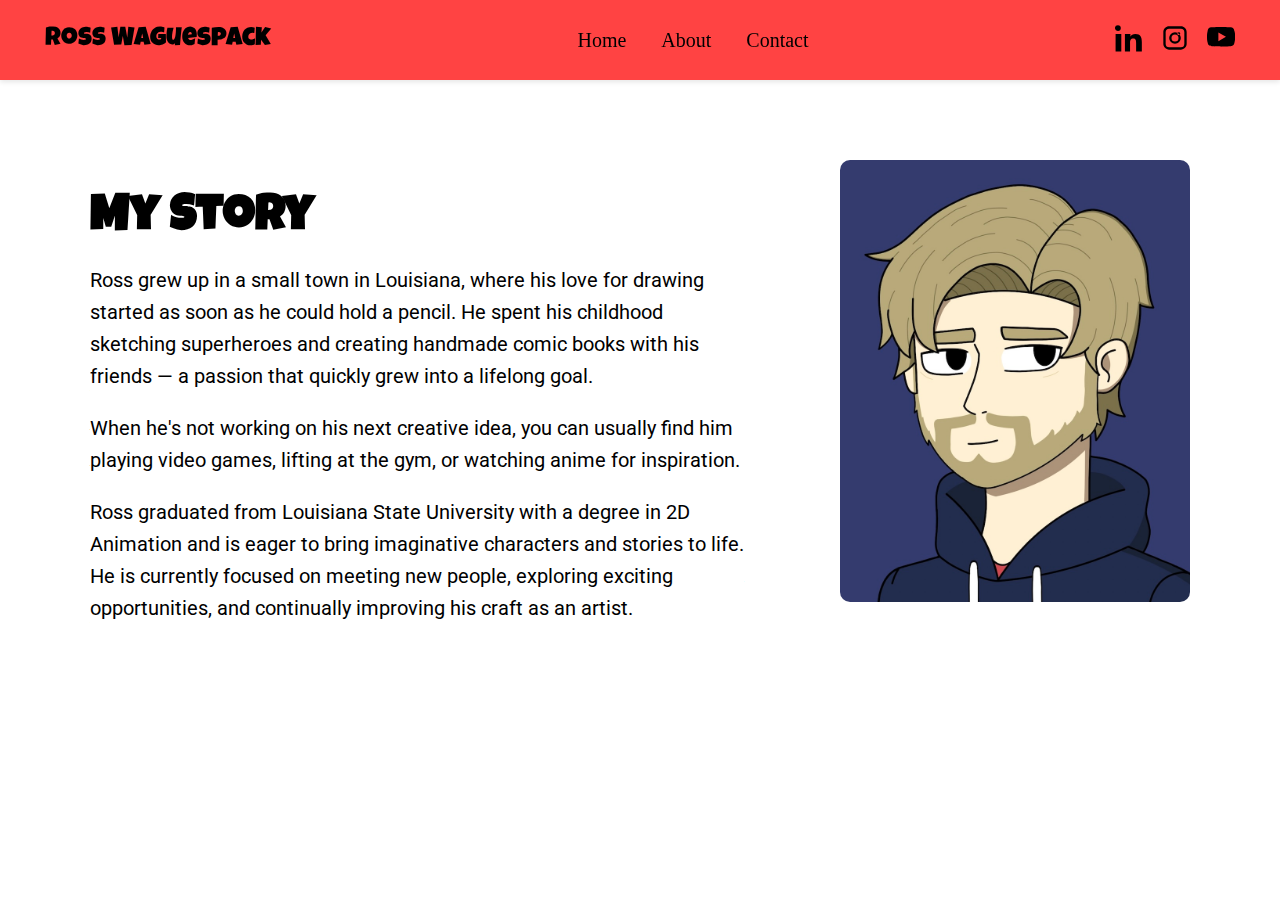
<file: about.html>
<!DOCTYPE html>
<html lang="en">
<head>
    <meta charset="UTF-8">
    <meta name="viewport" content="width=device-width, initial-scale=1.0">
    <link rel="icon" type="image/jpeg" href="favicon.jpg">
    <title>About | Ross Waguespack</title>

    <!-- Google Fonts -->
    <link rel="preconnect" href="https://fonts.googleapis.com">
    <link rel="preconnect" href="https://fonts.gstatic.com" crossorigin>
    <link href="https://fonts.googleapis.com/css2?family=Luckiest+Guy&family=Roboto:wght@300;400;500;700&display=swap" rel="stylesheet">

    <!-- CSS -->
    <link rel="stylesheet" href="style.css">
</head>

<body class="about-page">

    <nav class="navbar">
        <div class="nav-left">
            <a href="index.html" class="logo">Ross Waguespack</a>
        </div>

        <div class="nav-center">
            <a href="index.html">Home</a>
            <a href="about.html">About</a>
            <a href="contact.html">Contact</a>
        </div>

        <div class="nav-right">
            <a href="https://www.linkedin.com/in/ross-waguespack-9845682ab/" target="_blank">
                <img src="icons/LinkedIn.svg" alt="LinkedIn">
            </a>
            <a href="https://www.instagram.com/ross_waggy/" target="_blank">
                <img src="icons/Instagram.svg" alt="Instagram">
            </a>
            <a href="https://www.youtube.com/@RossAnimations" target="_blank">
                <img src="icons/Youtube.svg" alt="YouTube">
            </a>
        </div>
    </nav>

    <section class="about-section">
        <div class="about-text">
            <h1>My Story</h1>

            <p>
                Ross grew up in a small town in Louisiana, where his love for drawing started as soon as he could hold a pencil.
                He spent his childhood sketching superheroes and creating handmade comic books with his friends — a passion that quickly
                grew into a lifelong goal.
            </p>

            <p>
                When he's not working on his next creative idea, you can usually find him playing video games, lifting at the gym,
                or watching anime for inspiration.
            </p>

            <p>
                Ross graduated from Louisiana State University with a degree in 2D Animation and is eager to bring imaginative characters
                and stories to life. He is currently focused on meeting new people, exploring exciting opportunities, and continually
                improving his craft as an artist.
            </p>
        </div>

        <div class="about-image">
            <img src="img/About.jpg" alt="Ross About Photo">
        </div>
    </section>

</body>
</html>
</file>
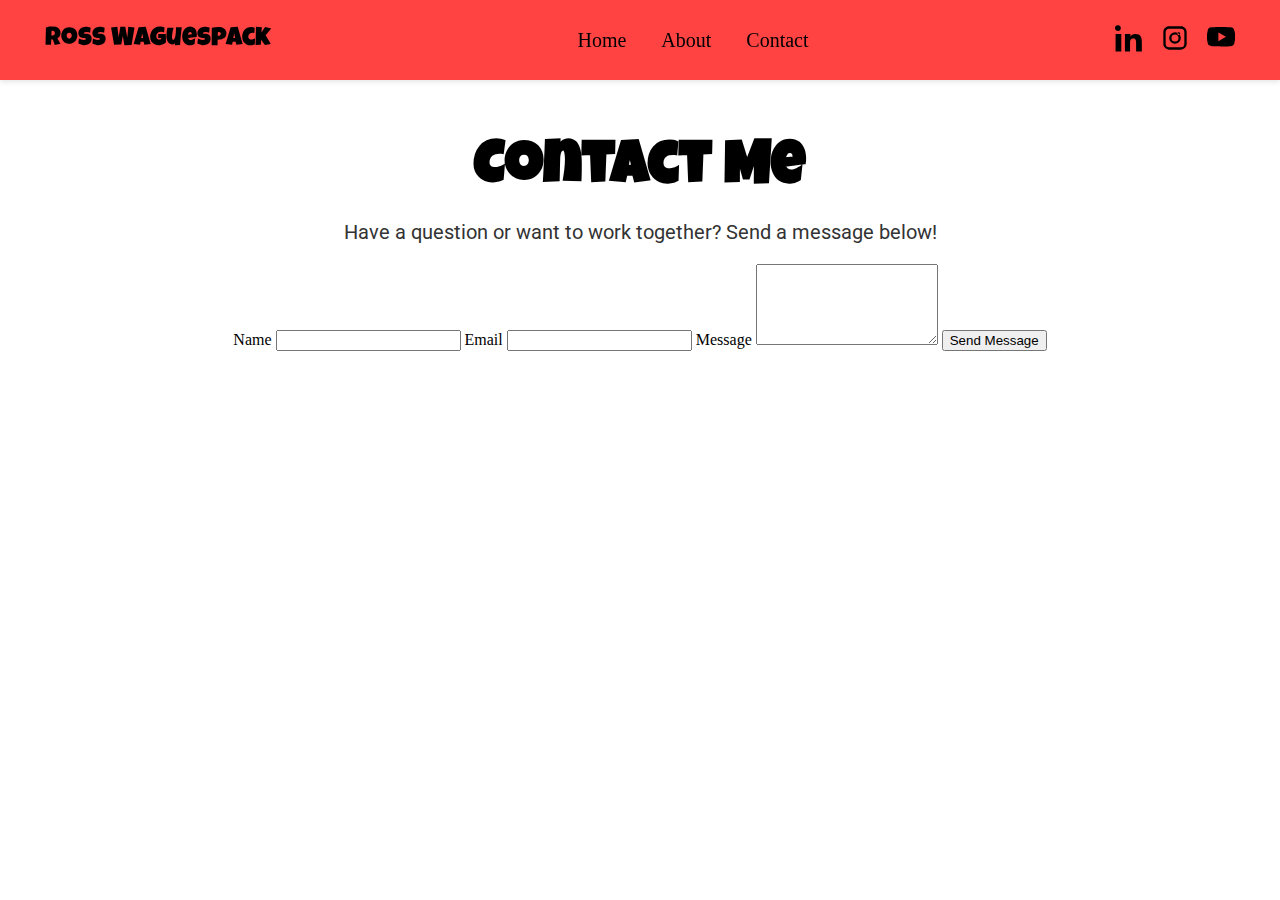
<file: contact.html>
<!DOCTYPE html>
<html lang="en">
<head>
    <meta charset="UTF-8">
    <meta name="viewport" content="width=device-width, initial-scale=1.0">
    <title>Contact</title>
    <link rel="stylesheet" href="style.css">

    <!-- Google Fonts -->
    <link rel="preconnect" href="https://fonts.googleapis.com">
    <link rel="preconnect" href="https://fonts.gstatic.com" crossorigin>
    <link href="https://fonts.googleapis.com/css2?family=Luckiest+Guy&family=Roboto:wght@300;400;500&display=swap" rel="stylesheet">
</head>
<body class="contact-page">

<nav class="navbar">
  <div class="nav-left">
    <a href="index.html" class="logo">Ross Waguespack</a>
  </div>

  <div class="nav-center">
    <a href="index.html">Home</a>
    <a href="about.html">About</a>
    <a href="contact.html" style="opacity:1;">Contact</a>
  </div>

  <div class="nav-right">
    <a href="https://www.linkedin.com/in/ross-waguespack-9845682ab/" target="_blank">
      <img src="icons/LinkedIn.svg" alt="LinkedIn">
    </a>
    <a href="https://www.instagram.com/ross_waggy/" target="_blank">
      <img src="icons/Instagram.svg" alt="Instagram">
    </a>
    <a href="https://www.youtube.com/@RossAnimations" target="_blank">
      <img src="icons/Youtube.svg" alt="YouTube">
    </a>
  </div>
</nav>

    <!-- Contact Section -->
    <section class="contact-section">
        <h1>Contact Me</h1>
        <p>Have a question or want to work together? Send a message below!</p>

        <form id="contactForm" action="https://formsubmit.co/rawag02is@gmail.com" method="POST" class="contact-form">

            <!-- Disable reCAPTCHA -->
            <input type="hidden" name="_captcha" value="false">

            <!-- Redirect back to contact page after submit -->
            <input type="hidden" name="_next" value="https://rawag02is.github.io/contact.html">

            <label for="name">Name</label>
            <input type="text" id="name" name="name" required>

            <label for="email">Email</label>
            <input type="email" id="email" name="email" required>

            <label for="message">Message</label>
            <textarea id="message" name="message" rows="5" required></textarea>

            <button type="submit">Send Message</button>

        </form>

    </section>

</body>
</html>
</file>
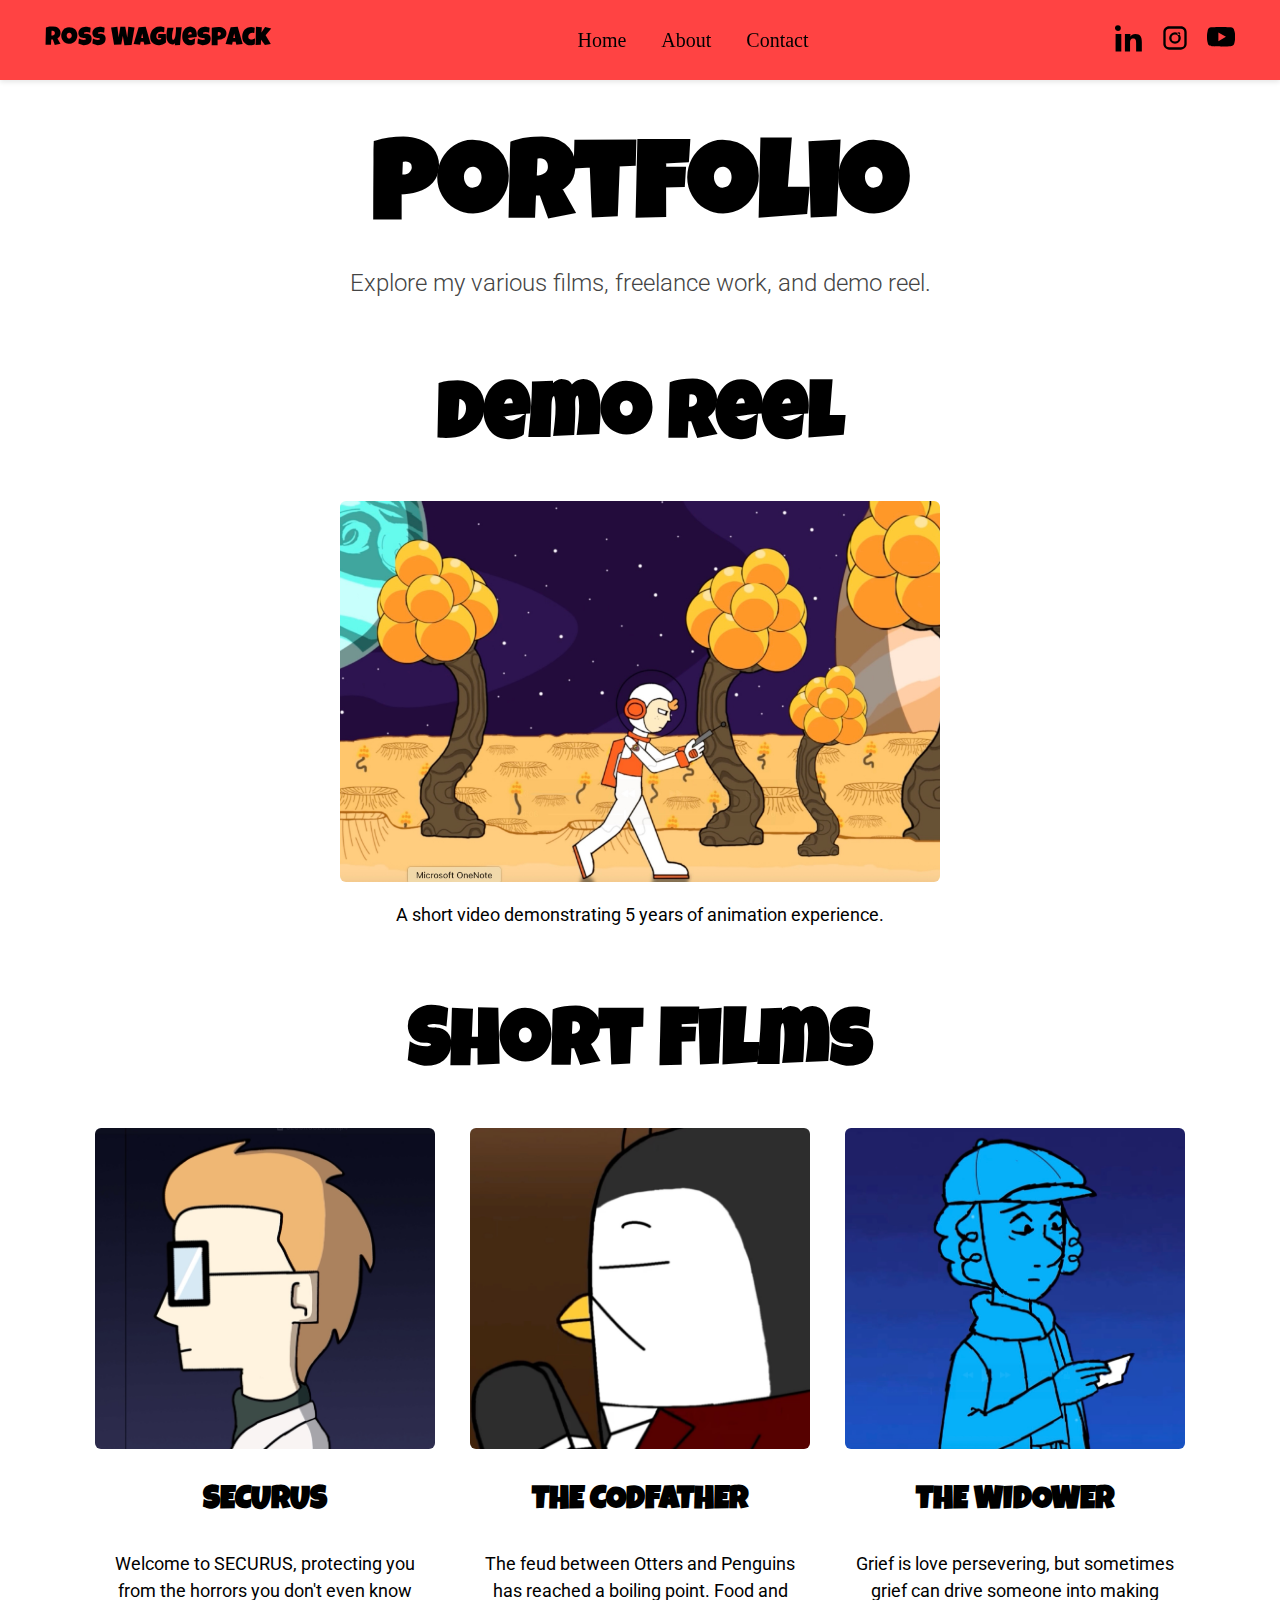
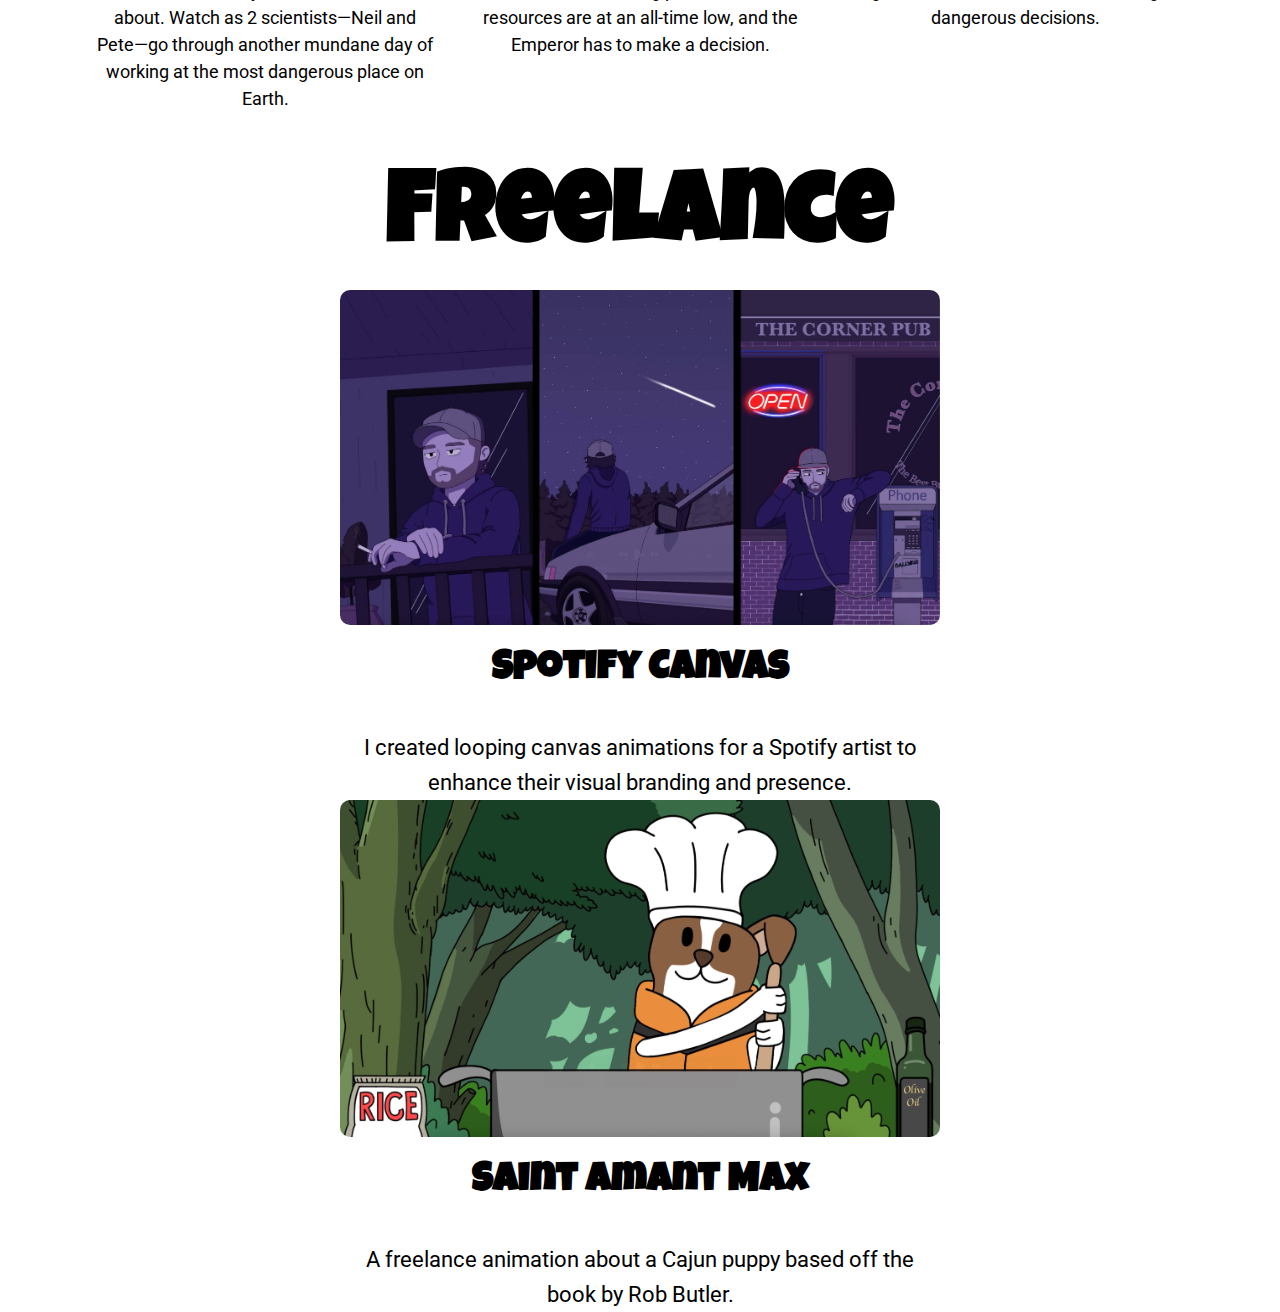
<file: portfolio.html>
<!DOCTYPE html>
<html lang="en">
<head>
    <meta charset="UTF-8">
    <meta name="viewport" content="width=device-width, initial-scale=1.0">
    <link rel="icon" type="image/jpeg" href="favicon.jpg">
    <title>Portfolio</title>

    <!-- Google Fonts -->
    <link rel="preconnect" href="https://fonts.googleapis.com">
    <link rel="preconnect" href="https://fonts.gstatic.com" crossorigin>
    <link href="https://fonts.googleapis.com/css2?family=Luckiest+Guy&family=Roboto:ital,wght@0,100..900;1,100..900&display=swap" rel="stylesheet">

    <!-- CSS -->
    <link rel="stylesheet" href="style.css">
</head>

<body class="portfolio-page">

    <!-- Navbar -->
    <nav class="navbar">
        <a href="index.html" class="logo">Ross Waguespack</a>

        <div class="nav-center">
            <a href="index.html">Home</a>
            <a href="about.html">About</a>
            <a href="contact.html">Contact</a>
        </div>

        <div class="nav-right">
            <a href="https://www.linkedin.com" target="_blank">
                <img src="icons/LinkedIn.svg" alt="LinkedIn">
            </a>
            <a href="https://www.instagram.com" target="_blank">
                <img src="icons/Instagram.svg" alt="Instagram">
            </a>
            <a href="https://www.youtube.com" target="_blank">
                <img src="icons/Youtube.svg" alt="YouTube">
            </a>
        </div>
    </nav>

    <!-- Page Header -->
    <header class="portfolio-header" style="padding-top: 140px; text-align: center;">
        <h1 class="page-title">Portfolio</h1>
    </header>

    <!-- Description -->
    <p class="portfolio-description">
        Explore my various films, freelance work, and demo reel.
    </p>

    <!-- DEMO REEL -->
<section class="demo-section">
    <h1 class="section-title">Demo Reel</h1>

    <div class="image-row">
        <div class="image-card demo-reel">
            <a href="https://youtu.be/KnTeUoedvQI" target="_blank">
                <img src="img/demo.jpg" alt="Demo Reel">
            </a>

            <p class="image-description">
                A short video demonstrating 5 years of animation experience.
            </p>
        </div>
    </div>
</section>

<!-- SHORT FILMS TITLE -->
<h1 class="section-title">Short Films</h1>

    <!-- PROJECTS -->
<div class="image-row">

    <div class="image-card">
        <a href="https://youtu.be/r2hjFRJHoFk" target="_blank">
            <img src="img/securus.jpg" alt="SECURUS">
        </a>
        <h3>SECURUS</h3>
        <p>  Welcome to SECURUS, protecting you from the horrors you don't even know about.
        Watch as 2 scientists—Neil and Pete—go through another mundane day of working at the
        most dangerous place on Earth.</p>
    </div>

    <div class="image-card">
        <a href="https://youtu.be/2_rU38TdK_8" target="_blank">
            <img src="img/codfather.jpg" alt="The Codfather">
        </a>
        <h3>THE CODFATHER</h3>
        <p>The feud between Otters and Penguins has reached a boiling point. Food and resources
        are at an all-time low, and the Emperor has to make a decision.</p>
    </div>

    <div class="image-card">
        <a href="https://youtu.be/-s5Wof26lwY" target="_blank">
            <img src="img/widower.jpg" alt="The Widower">
        </a>
        <h3>THE WIDOWER</h3>
        <p>Grief is love persevering, but sometimes grief can drive someone into making
        dangerous decisions.</p>
    </div>

</div>

    <!-- FREELANCE SECTION -->
    <div class="spotify-section">
        <h1 class="spotify-title">Freelance</h1>

        <div class="spotify-image">
            <img src="img/Woolsey.jpg" alt="Spotify Canvas Animation">
        </div>
        
    <h3 class="film-subtitle">Spotify Canvas</h3>

        <p class="spotify-description">
            I created looping canvas animations for a Spotify artist to enhance their visual branding
            and presence.
        </p>

          <div class="spotify-image">
        <a href="https://www.youtube.com/watch?v=qulv49R5ApE&list=RDqulv49R5ApE&start_radio=1" target="_blank">
            <img src="img/max.jpg" alt="Max Project">
        </a>
    </div>

    <h3 class="film-subtitle">Saint Amant Max</h3>

    <p class="spotify-description">
        A freelance animation about a Cajun puppy based off the book by Rob Butler.
    </p>
</div>
    </div>

</body>
</html>
</file>
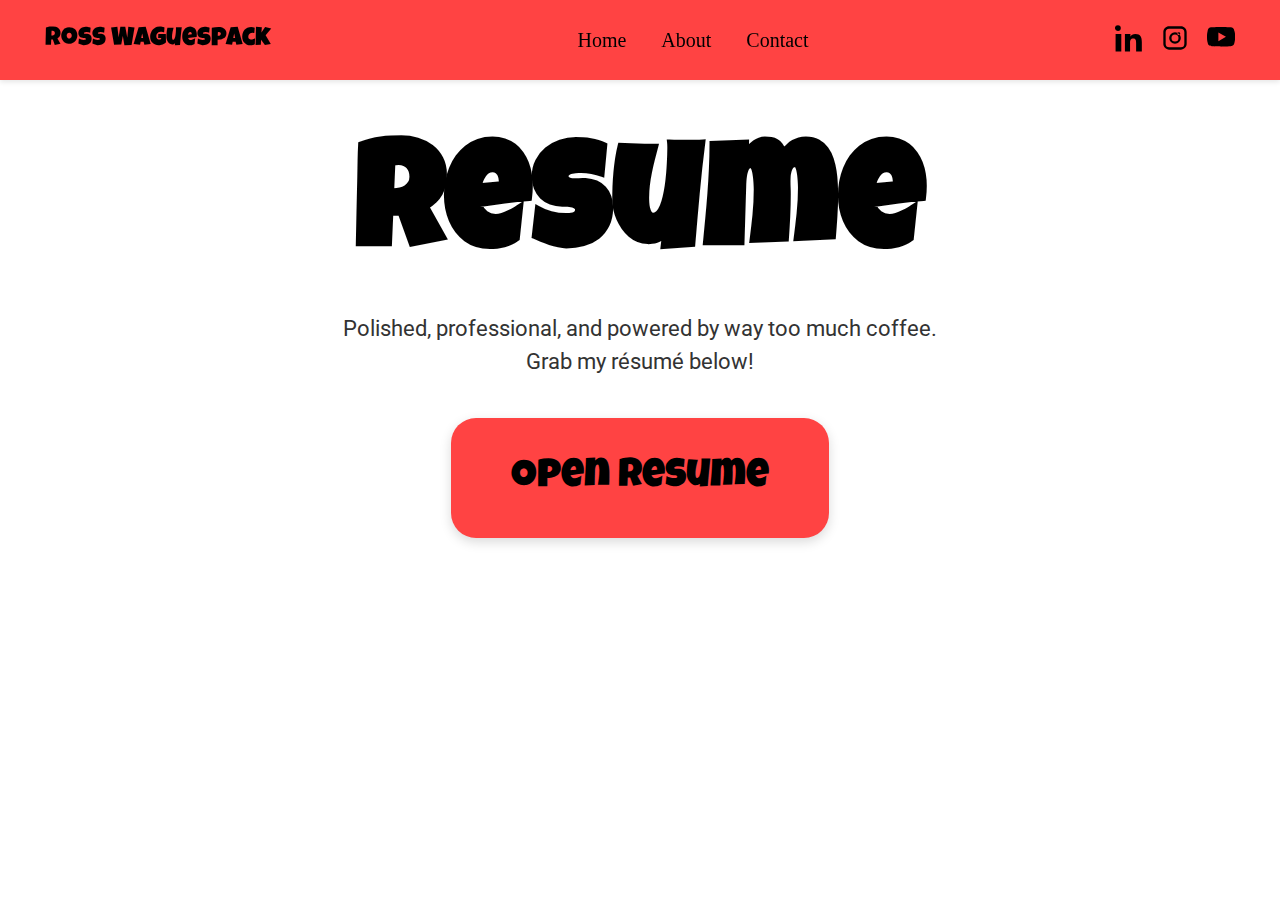
<file: resume.html>
<!DOCTYPE html>
<html lang="en">
<head>
    <meta charset="UTF-8">
    <meta name="viewport" content="width=device-width, initial-scale=1.0">
    <link rel="icon" type="image/jpeg" href="favicon.jpg">
    <title>Resume | Ross Waguespack</title>

    <!-- Google Fonts -->
    <link rel="preconnect" href="https://fonts.googleapis.com">
    <link rel="preconnect" href="https://fonts.gstatic.com" crossorigin>
    <link href="https://fonts.googleapis.com/css2?family=Luckiest+Guy&family=Roboto:wght@300;400;500;700&display=swap" rel="stylesheet">

    <!-- CSS -->
    <link rel="stylesheet" href="style.css">
</head>

<body class="resume-page">

    <nav class="navbar">
        <div class="nav-left">
            <a href="index.html" class="logo">Ross Waguespack</a>
        </div>

        <div class="nav-center">
            <a href="index.html">Home</a>
            <a href="about.html">About</a>
            <a href="contact.html">Contact</a>
        </div>

        <div class="nav-right">
            <a href="https://www.linkedin.com/in/ross-waguespack-9845682ab/" target="_blank">
                <img src="icons/LinkedIn.svg" alt="LinkedIn">
            </a>
            <a href="https://www.instagram.com/ross_waggy/" target="_blank">
                <img src="icons/Instagram.svg" alt="Instagram">
            </a>
            <a href="https://www.youtube.com/@RossAnimations" target="_blank">
                <img src="icons/Youtube.svg" alt="YouTube">
            </a>
        </div>
    </nav>

    <section class="resume-section">

        <h1 class="resume-title">Resume</h1>

        <p class="resume-description">
            Polished, professional, and powered by way too much coffee.<br>
            Grab my résumé below!
        </p>

        <!-- Download Box -->
        <a href="Waguespack_Ross_Resume2026.pdf" target="_blank" class="resume-download-box">
            <div class="resume-box-inner">
                <span>Open Resume</span>
            </div>
        </a>

    </section>

</body>
</html>
</file>
<file: style.css>
/* ------------------------------ */
/* GLOBAL */
/* ------------------------------ */

body {
    margin: 0;
    padding: 0;
}

.page-title {
    font-family: "Luckiest Guy";
    font-size: 110px;
    font-weight: 800;
    margin: 0;
    text-align: center;
}

/* ------------------------------ */
/* NAVBAR */
/* ------------------------------ */

.navbar {
    position: fixed;
    top: 0;
    width: 100%;
    height: 80px;
    background: rgb(255, 67, 67);
    display: flex;
    justify-content: space-between;
    align-items: center;
    padding: 0 45px;
    box-sizing: border-box;
    box-shadow: 0 2px 5px rgba(0,0,0,0.1);
    z-index: 10;
}

.logo {
    font-family: "Luckiest Guy";
    font-size: 26px;
    font-weight: 400;
    text-decoration: none;
    color: black;
}

/* Nav center */
.nav-center {
    display: flex;
    gap: 35px;
    margin-left: auto;
    margin-right: auto;
}

.nav-center a {
    text-decoration: none;
    font-size: 20px;
    color: black;
    font-weight: 500;
}

/* Right icons */
.nav-right {
    display: flex;
    align-items: center;
    gap: 18px;
    flex-shrink: 0;
}

.nav-right img {
    width: 28px;
    height: 28px;
    cursor: pointer;
    transition: transform 0.2s;
}

.nav-right img:hover {
    transform: scale(1.2);
}

/* ------------------------------ */
/* HEADER / TITLES */
/* ------------------------------ */

header {
    text-align: center;
    padding-top: 160px;
}

header h1 {
    font-family: "Luckiest Guy";
    margin: 0;
    font-weight: 800;
}

.subtitle {
    font-family: "Roboto", sans-serif;
    font-size: 30px;
    font-weight: 300;
    margin-top: 15px;
    color: #444;
}

/* ------------------------------ */
/* HOME PAGE */
/* ------------------------------ */

.home-page header {
    padding-top: 140px;
}

.home-page header h1,
.home-page .page-title {
    font-family: "Luckiest Guy";
    font-size: clamp(36px, 7vw, 120px);
    line-height: 0.95;
    letter-spacing: 1px;
    margin: 0;
    font-weight: 800;
    text-align: center;
}

.home-page .subtitle {
    margin-top: 12px;
    font-size: clamp(15px, 2vw, 26px);
}

.home-page .image-card p {
    font-family: "Luckiest Guy";
    font-size: 36px;
    margin-top: 15px;
    line-height: normal;
}

/* ------------------------------ */
/* IMAGE ROWS / CARDS */
/* ------------------------------ */

.image-row {
    display: flex;
    justify-content: center;
    align-items: flex-start;
    flex-wrap: wrap;
    gap: 35px;
}

.image-card {
    text-align: center;
    width: 340px;
}

.image-card img {
    width: 100%;
    border-radius: 6px;
    cursor: pointer;
    transition: transform 0.2s;
}

.image-card img:hover {
    transform: scale(1.05);
}

.image-card h3 {
    font-family: "Luckiest Guy";
    font-size: 32px;
    text-align: center;
}

.image-card p {
    font-family: "Roboto";
    font-size: 18px;
    text-align: center;
    color: #000;
    line-height: 1.5;
}

/* Thumbnail containers */
.thumbnail {
    width: 100%;
    aspect-ratio: 16/9;
    object-fit: cover;
}

.thumbnail-container {
    width: 350px;
    height: 200px;
    overflow: hidden;
    border-radius: 8px;
    margin: 0 auto;
}

.thumbnail-container img {
    width: 100%;
    height: 100%;
    object-fit: cover;
}

/* ------------------------------ */
/* ABOUT PAGE */
/* ------------------------------ */

.about-section {
    display: flex;
    justify-content: space-between;
    align-items: flex-start;
    max-width: 1100px;
    margin: 140px auto 0 auto;
    padding: 20px;
    gap: 40px;
}

.about-text {
    width: 60%;
}

.about-text h1 {
    font-family: "Luckiest Guy";
    font-size: 50px;
    font-weight: 800;
    margin-bottom: 20px;
}

.about-text p {
    font-family: "Roboto";
    font-size: 20px;
    line-height: 1.6;
    margin-bottom: 18px;
}

.about-image {
    width: 35%;
    display: flex;
    justify-content: flex-end;
}

.about-image img {
    width: 100%;
    max-width: 350px;
    border-radius: 10px;
    object-fit: cover;
}

/* ------------------------------ */
/* RESUME PAGE */
/* ------------------------------ */

.resume-page .resume-section {
    max-width: 900px;
    margin: 140px auto 60px;
    text-align: center;
}

.resume-page .resume-title {
    font-family: "Luckiest Guy";
    font-size: 150px;
    margin: 0 0 10px;
}

.resume-page .resume-description {
    font-family: "Roboto";
    font-size: 22px;
    color: #333;
    margin-bottom: 40px;
    line-height: 1.5;
}

.resume-page .resume-download-box {
    text-decoration: none;
    display: inline-block;
}

.resume-page .resume-box-inner {
    background: rgb(255, 67, 67);
    color: black;
    font-family: "Luckiest Guy";
    font-size: 40px;
    padding: 40px 60px;
    border-radius: 25px;
    cursor: pointer;
    transition: transform 0.2s ease, background 0.2s ease;
    box-shadow: 0 4px 12px rgba(0,0,0,0.15);
}

.resume-page .resume-box-inner:hover {
    transform: scale(1.07);
    background: rgb(255, 90, 90);
}

.resume-grid {
    display: flex;
    flex-direction: column;
    gap: 70px;
    align-items: center;
}

.resume-card {
    width: 100%;
    max-width: 750px;
    text-align: center;
}

.resume-card-title {
    font-family: "Luckiest Guy";
    font-size: 50px;
    margin-bottom: 20px;
    color: black;
}

.resume-image img {
    width: 100%;
    max-width: 700px;
    margin: 0 auto 25px;
    display: block;
    border-radius: 10px;
    box-shadow: 0 4px 12px rgba(0,0,0,0.15);
}
/* ------------------------------ */
/* PORTFOLIO PAGE */
/* ------------------------------ */

.portfolio-page header {
    padding-top: 150px;
}

.portfolio-description {
    font-family: "Roboto";
    font-size: 24px;
    font-weight: 300;
    color: #444;
    text-align: center;
    max-width: 700px;
    margin: 15px auto 40px auto;
    line-height: 1.5;
}

.demo-reel {
    width: 600px;
    margin: 0 auto;
}
.demo-reel .thumbnail-container {
    width: 600px;
    height: 380px;
}

.demo-section .image-row {
    justify-content: center;
}


/* ------------------------------ */
/* SPOTIFY SECTION */
/* ------------------------------ */

.spotify-section {
    max-width: 900px;
    margin: 40px auto 0 auto;
    text-align: center;
    padding: 0 20px;
}

.spotify-title {
    font-family: "Luckiest Guy";
    font-weight: 800;
    font-size: 100px;
    margin: 0 0 20px 0;
    text-align: center;
}

.spotify-image img {
    max-width: 600px;
    width: 100%;
    margin: 0 auto 25px auto;
    display: block;
    border-radius: 10px;
    transition: transform 0.2s ease;
    cursor: pointer;
}

.spotify-image img:hover {
    transform: scale(1.05);
}

.spotify-description {
    max-width: 600px;
    margin: 0 auto;
    font-family: "Roboto";
    font-size: 22px;
    line-height: 1.6;
    text-align: center;
}

.section-title {
    font-family: "Luckiest Guy";
    font-size: 80px;
    font-weight: 800;
    text-align: center;
    margin: 80px 0 40px 0;
}

.image-description {
    font-family: "Roboto";
    font-size: 20px;
    text-align: center;
    max-width: 600px;
    margin: 15px auto 0 auto;
    line-height: 1.5;
    color: #444;
}

.film-subtitle {
    font-family: "Luckiest Guy";
    font-size: 40px;
    text-align: center;
    margin-top: 10px;
}

/* ------------------------------ */
/* STORY PAGE */
/* ------------------------------ */

.page-title-story {
    margin-top: 140px;
    text-align: center;
    font-family: "Luckiest Guy";
    font-size: 70px;
}

.page-description-story {
    font-family: "Roboto";
    font-size: 24px;
    text-align: center;
    margin: -10px auto 40px auto;
    max-width: 700px;
    color: #444;
}

.hike-description-story {
    font-family: "Roboto";
    font-size: 24px;
    text-align: center;
    margin: -10px auto 40px auto;
    max-width: 700px;
    color: #444;
}

.story-section-title {
    font-family: "Luckiest Guy";
    font-size: 50px;
    text-align: center;
    margin: 110px 0 25px;
    color: black;
}

.story-section-title:first-of-type {
    margin-top: 130px;
}

.story-gallery {
    display: flex;
    flex-direction: column;
    gap: 25px;
    align-items: center;
    margin-bottom: 80px;
}

.story-gallery img {
    width: 90%;
    max-width: 950px;
    border-radius: 12px;
    box-shadow: 0 4px 15px rgba(0,0,0,0.15);
}
.thumbnail-container-hike {
    width: 950px;
    height: 800px;
    overflow: hidden;
    border-radius: 8px;
    margin: 0 auto;

    display: flex;
    justify-content: center;
    align-items: center;
}

.thumbnail-container-hike img {
    width: 100%;
    height: 100%;
    object-fit: cover;
    display: block;
}
/* ------------------------------ */
/* CONTACT PAGE */
/* ------------------------------ */

.contact-page .contact-section {
    max-width: 900px;
    margin: 140px auto 60px auto;
    text-align: center;
    padding: 0 20px;
}

.contact-page .contact-section h1 {
    font-family: 'Luckiest Guy';
    font-size: 60px;
    margin-bottom: 10px;
}

.contact-page .contact-section p {
    font-family: 'Roboto';
    font-size: 20px;
    color: #333;
    margin-bottom: 20px;
}

.contact-email {
    font-size: 24px !important;
    font-weight: 500;
    margin-bottom: 40px !important;
}

.contact-social-row {
    display: flex;
    justify-content: center;
    gap: 70px;
    margin-top: 20px;
    flex-wrap: wrap;
}

.contact-social-item {
    display: flex;
    flex-direction: column;
    align-items: center;
    text-decoration: none;
}

.contact-social-item img {
    width: 80px;
    height: 80px;
    transition: transform 0.2s ease;
}

.contact-social-item img:hover {
    transform: scale(1.15);
}

.contact-social-item span {
    margin-top: 12px;
    font-family: "Luckiest Guy";
    font-size: 28px;
    color: black;
}

.contact-image {
    margin-top: 40px;
    display: flex;
    justify-content: center;
}

.contact-image img {
    width: 100%;
    max-width: 500px;
    border-radius: 10px;
    box-shadow: 0 4px 12px rgba(0,0,0,0.12);
}
</file>
